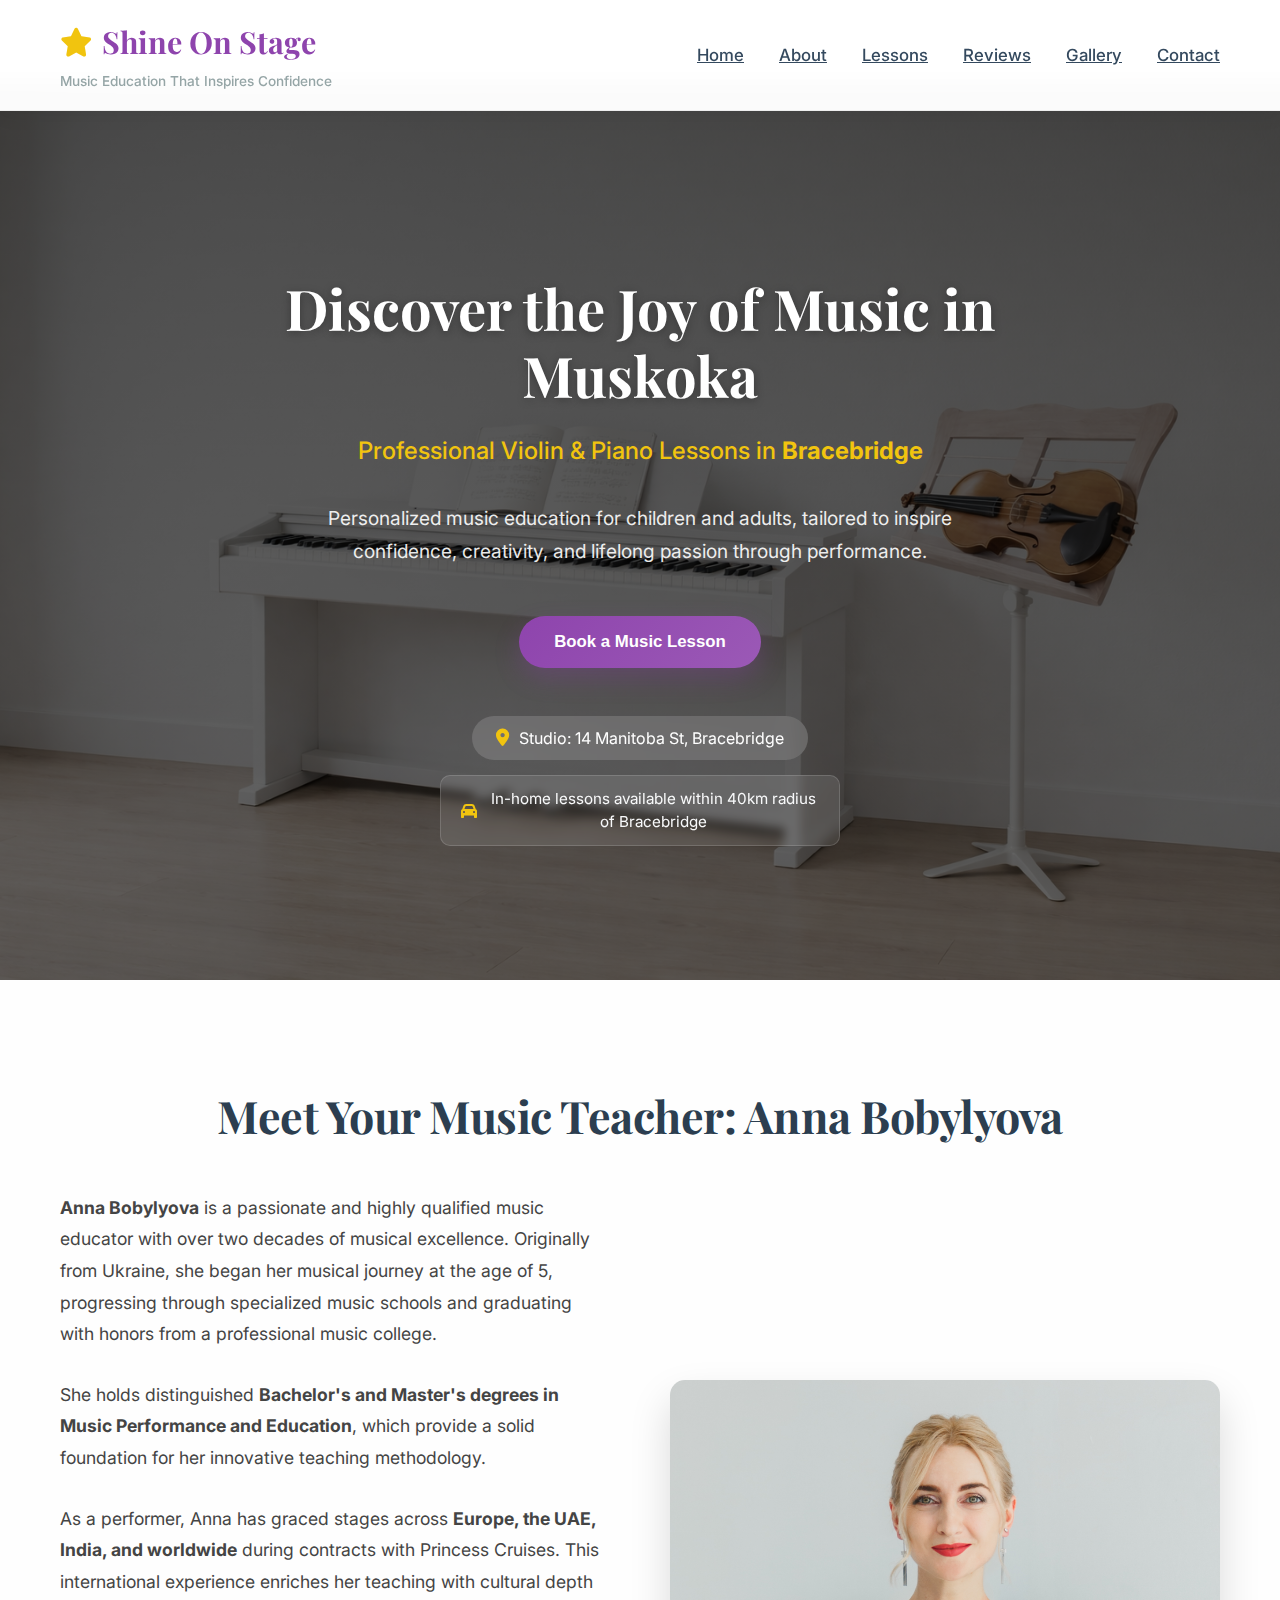
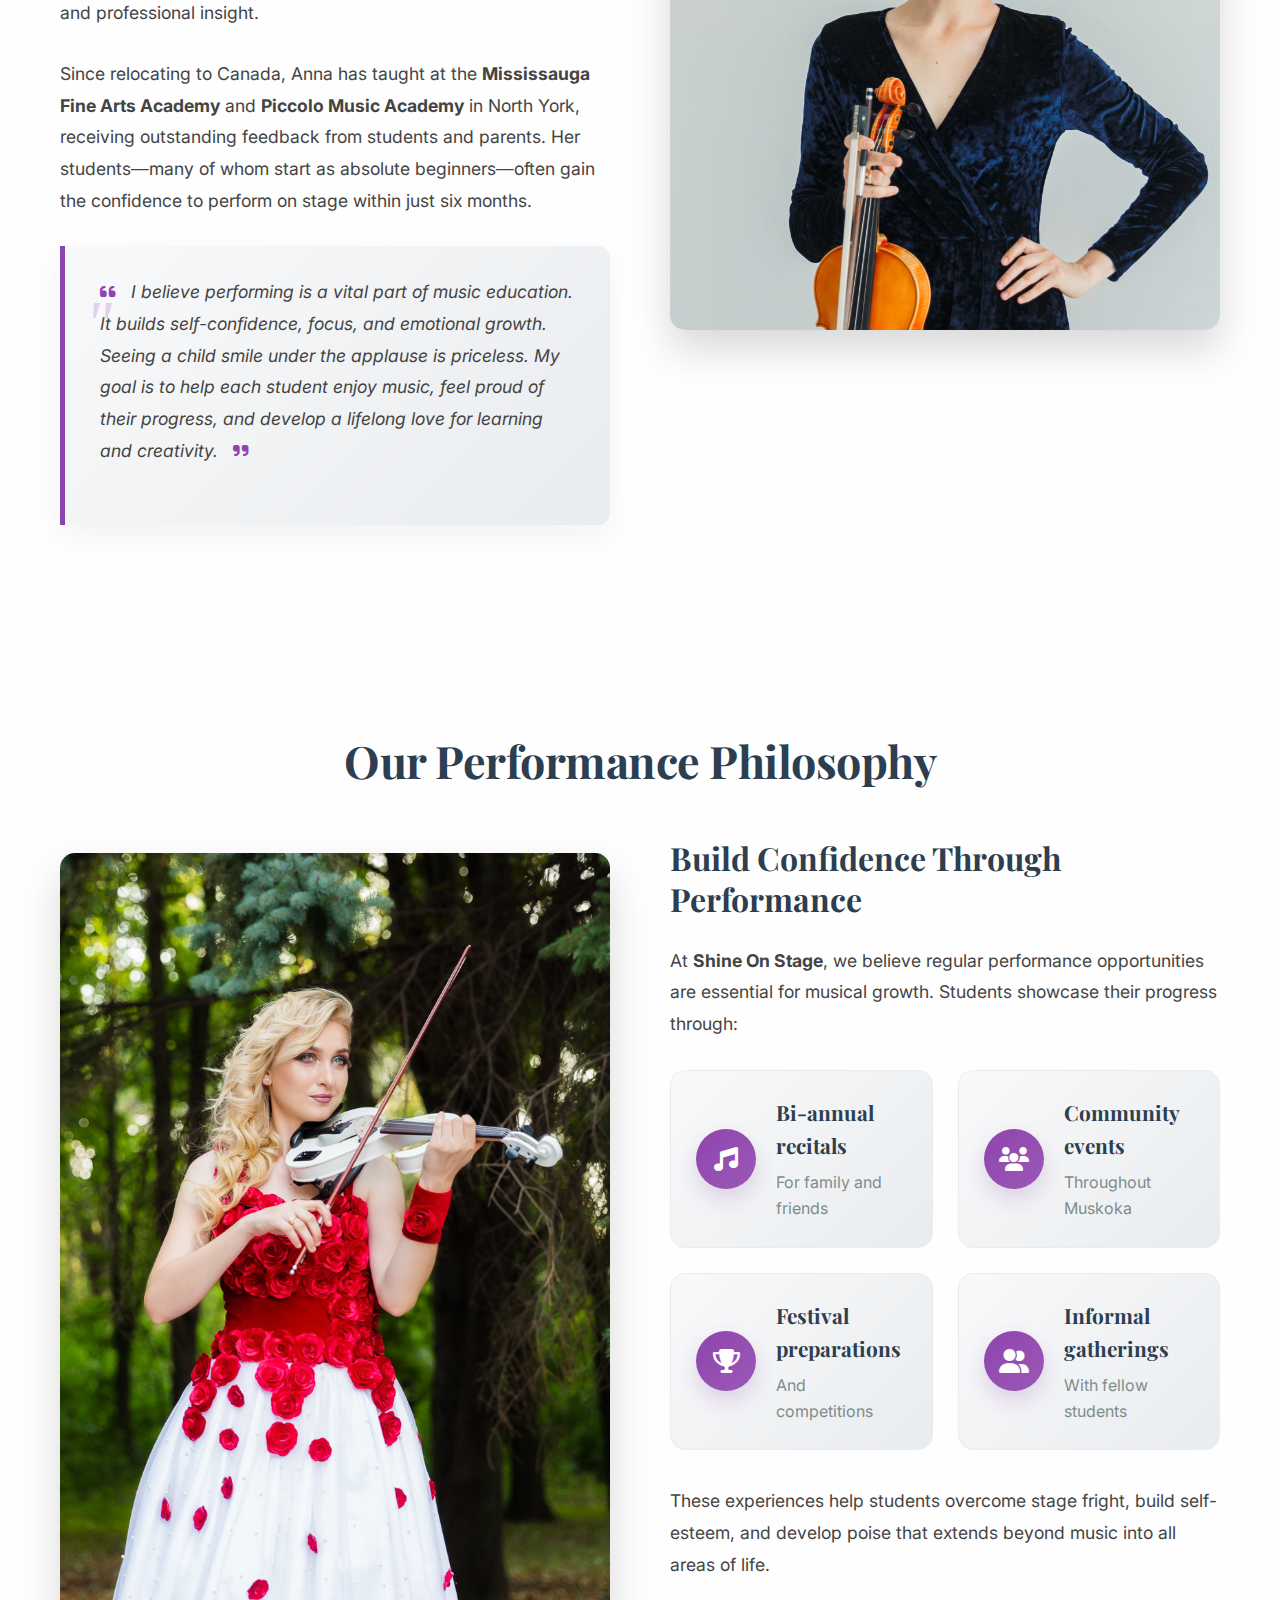
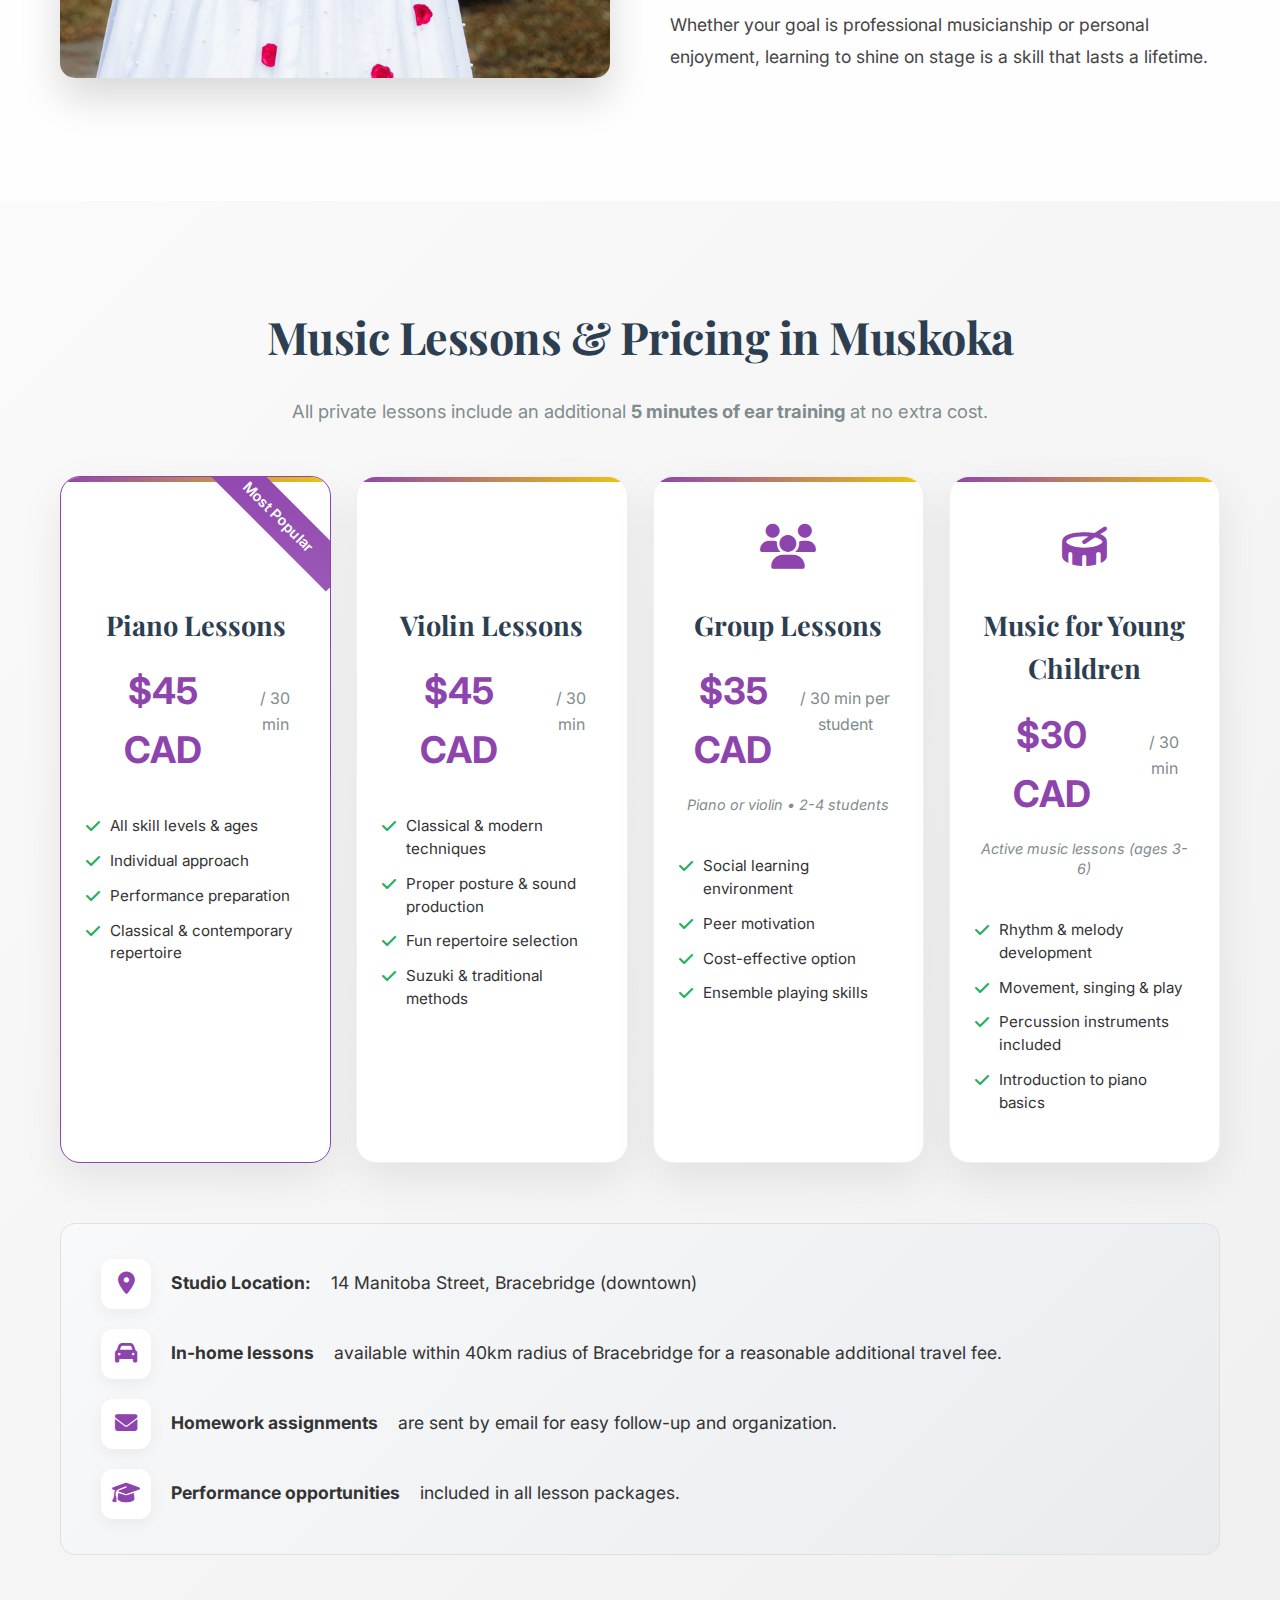
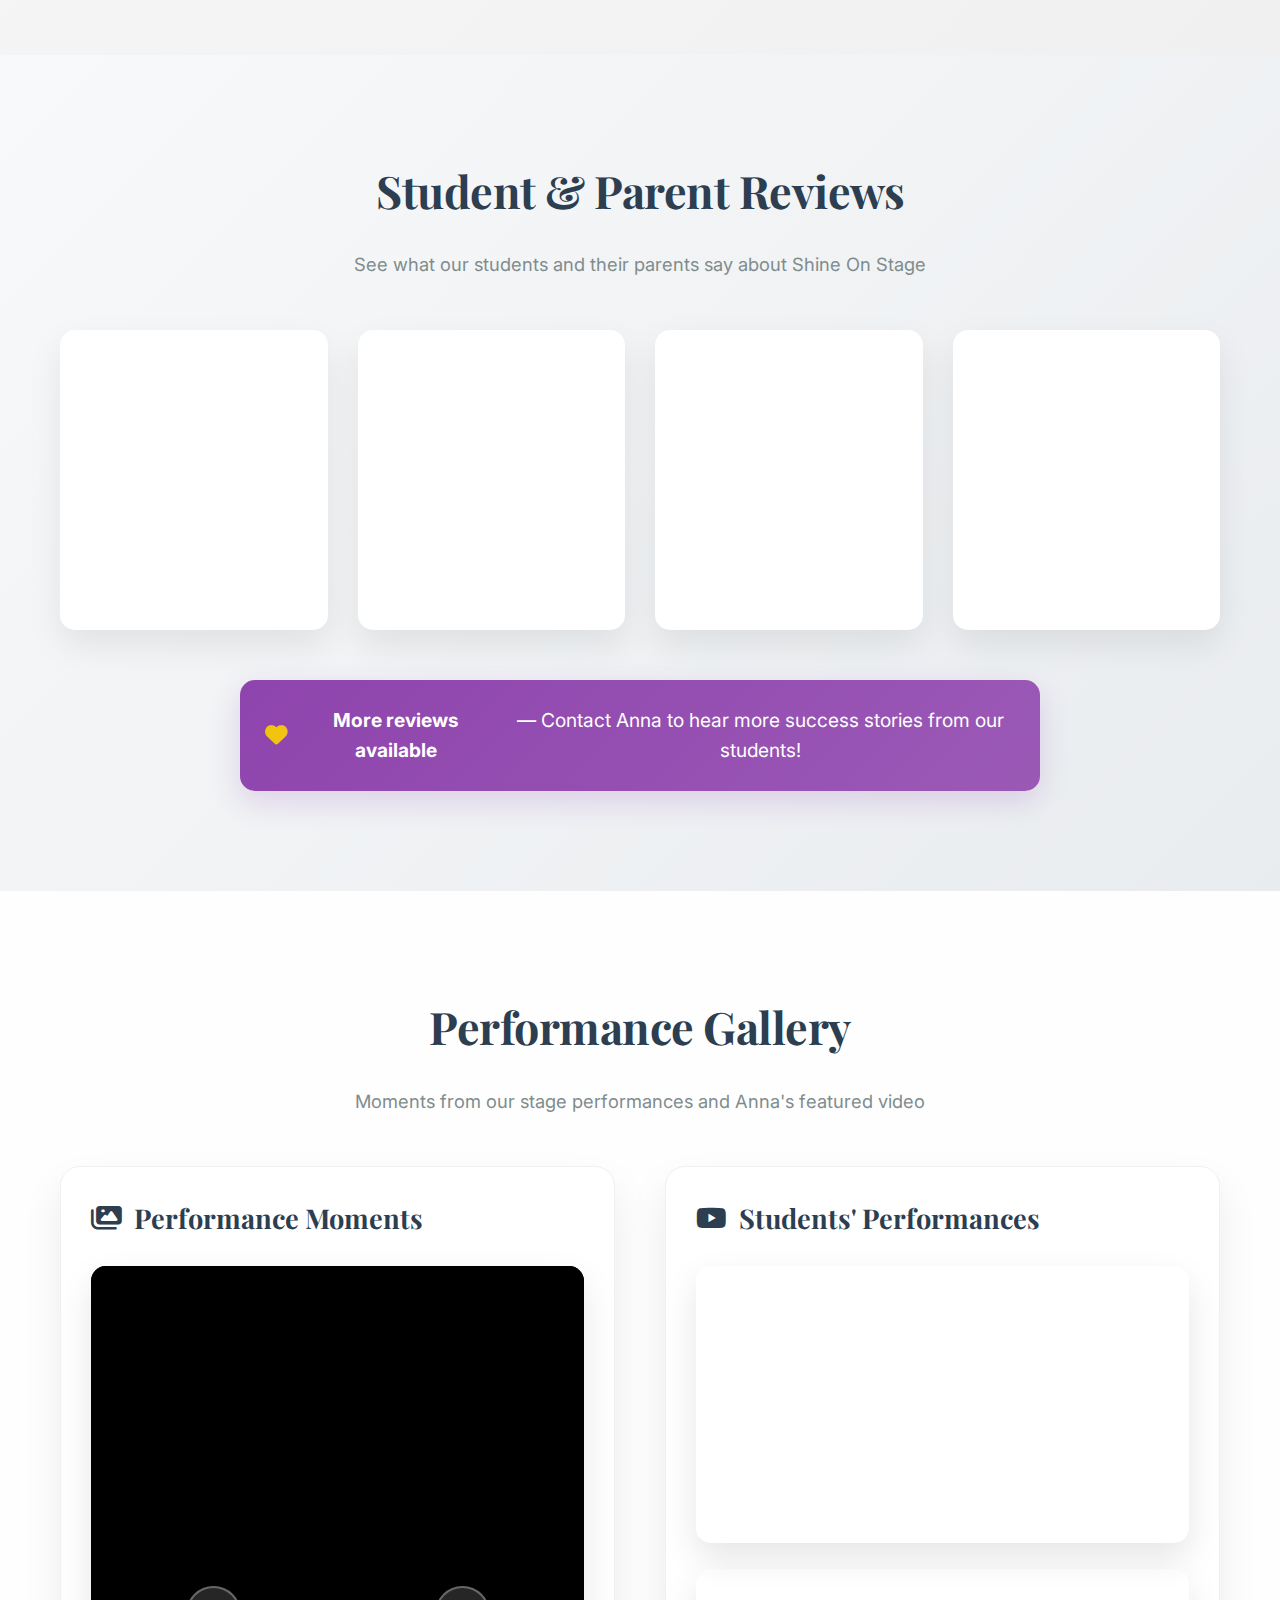
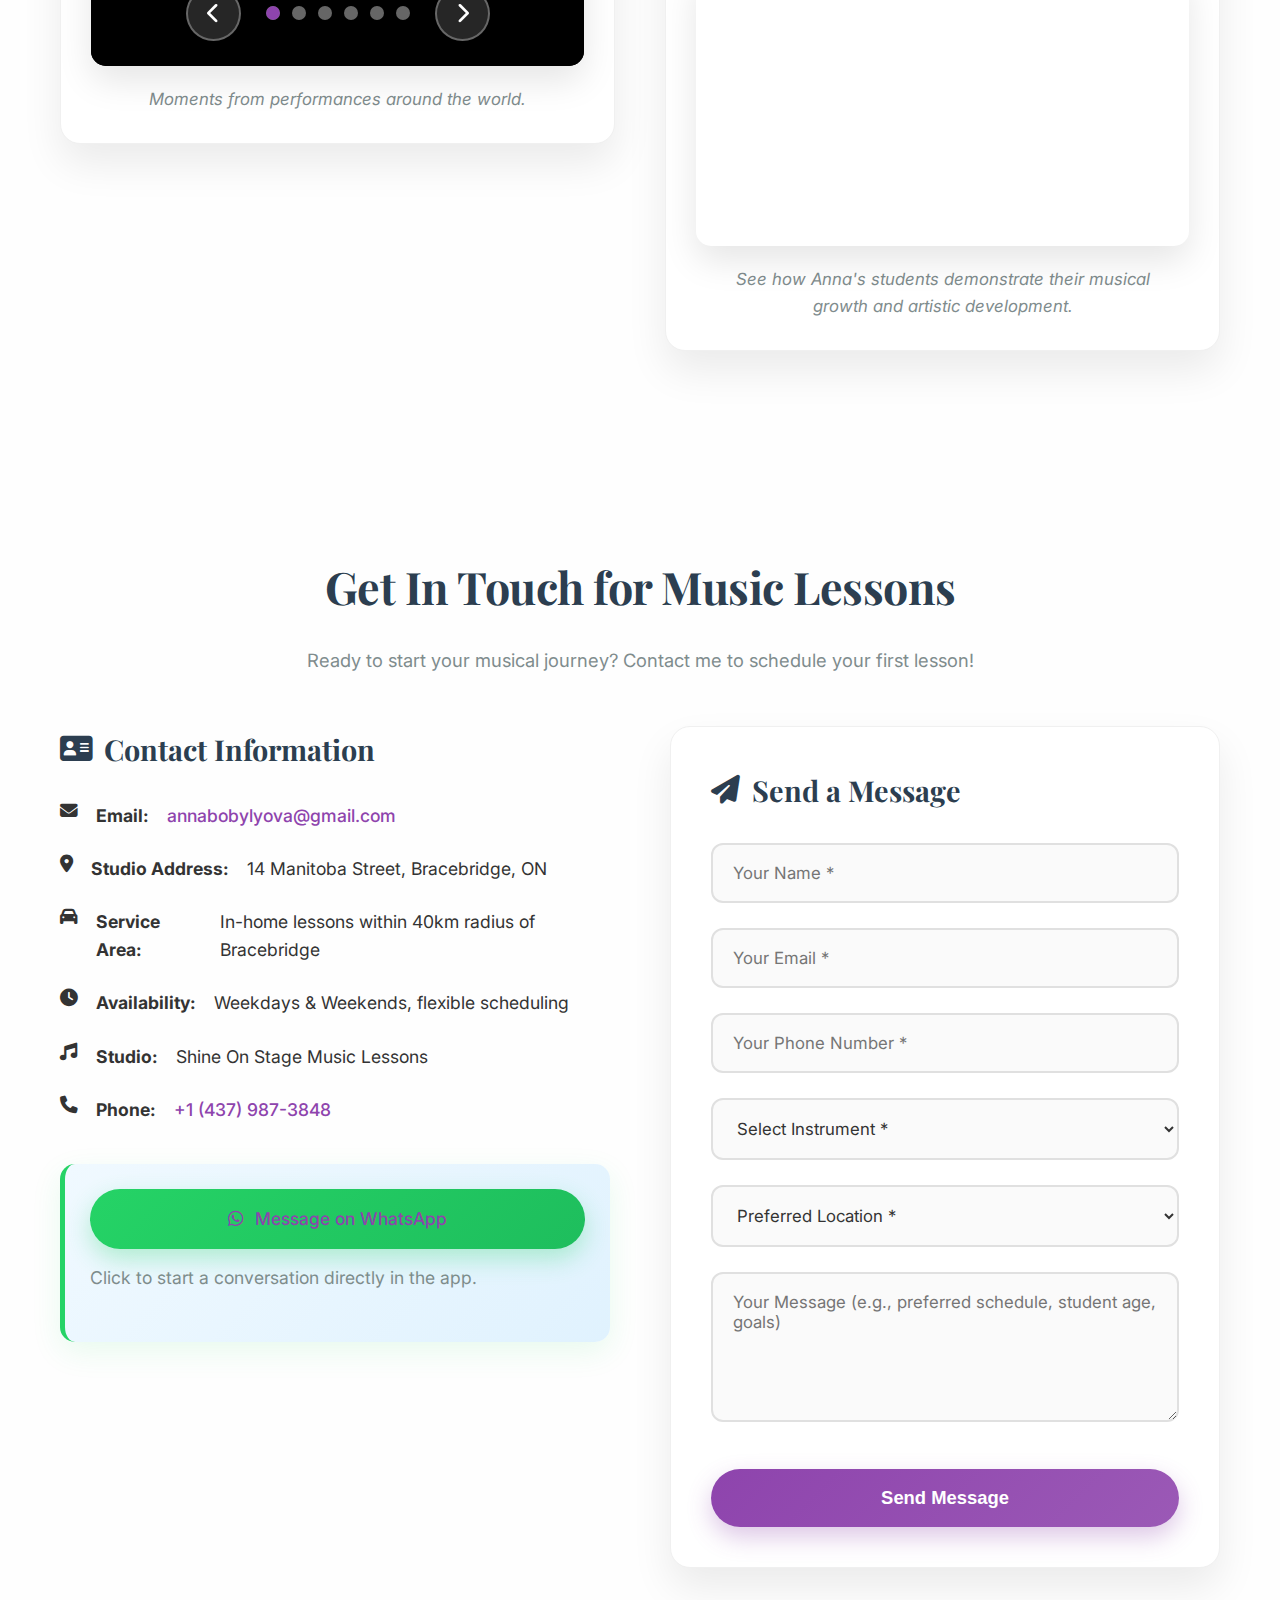
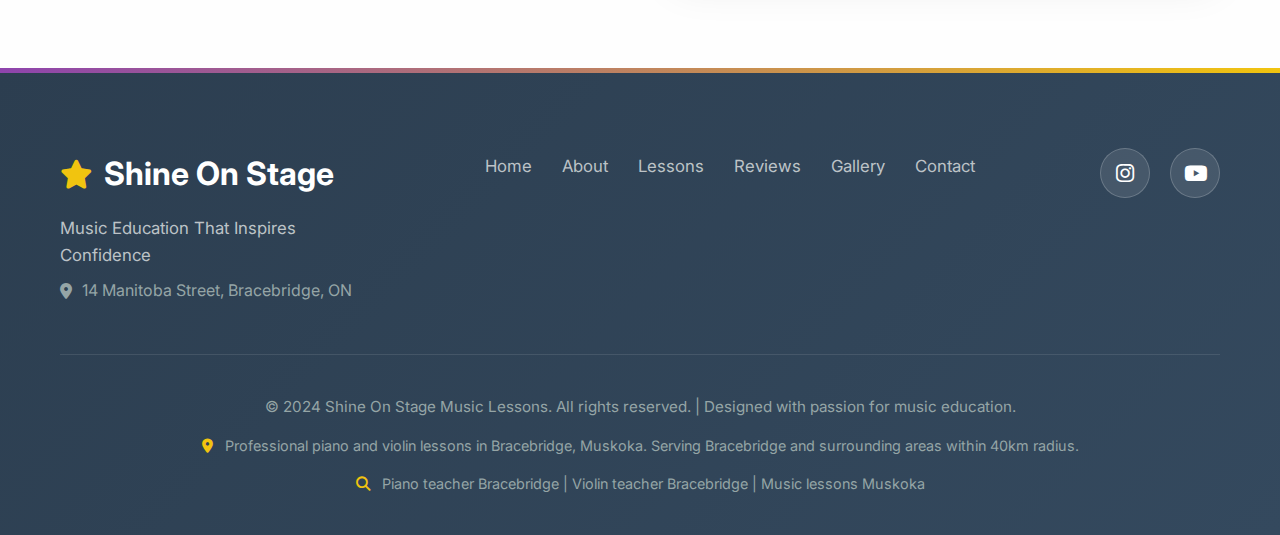
<file: index.html>
<!DOCTYPE html>
<html lang="en">
<head>
    <meta charset="UTF-8">
    <meta name="viewport" content="width=device-width, initial-scale=1.0">
    
    <!-- SEO Meta Tags -->
    <title>Music Lessons in Muskoka | Violin & Piano with Anna Bobylyova | Shine On Stage</title>
    <meta name="description" content="Professional music lessons in Bracebridge, Muskoka. Piano & violin for all ages. Performance-focused teaching. Book your first lesson today!">
    <meta name="keywords" content="music lessons, piano lessons, violin lessons, piano teacher, violin teacher, Muskoka, Bracebridge, music teacher, children music lessons, Anna Bobylyova">
    <meta name="author" content="Anna Bobylyova">
    <meta name="geo.region" content="CA-ON">
    <meta name="geo.placename" content="Bracebridge, Muskoka">
    <meta name="google-site-verification" content="kPygVqrV1t5fHJ5fU1sTis5h8q_-UNFlVyxQKCt4poE" />
    <meta name="geo.position" content="45.033409;-79.315456">
    <meta name="ICBM" content="45.033409, -79.315456">
    <link rel="canonical" href="https://shineonstage.ca/">
    
    <!-- Критически важные robots теги -->
    <meta name="robots" content="index, follow">
    <meta name="googlebot" content="index, follow, max-snippet:-1, max-image-preview:large, max-video-preview:-1">
    <meta name="bingbot" content="index, follow">
    
    <!-- Open Graph для социальных сетей -->
    <meta property="og:type" content="website">
    <meta property="og:url" content="https://shineonstage.ca">
    <meta property="og:title" content="Music Lessons in Muskoka | Violin & Piano with Anna Bobylyova">
    <meta property="og:description" content="Professional music lessons in Bracebridge, Muskoka. Piano & violin for all ages.">
    <meta property="og:image" content="https://shineonstage.ca/main.JPG">
    <meta property="og:image:width" content="1200">
    <meta property="og:image:height" content="630">
    <meta property="og:site_name" content="Shine On Stage Music Lessons">
    
    <!-- Twitter Card -->
    <meta name="twitter:card" content="summary_large_image">
    <meta name="twitter:title" content="Music Lessons in Muskoka">
    <meta name="twitter:description" content="Professional music lessons in Bracebridge, Muskoka">
    <meta name="twitter:image" content="https://shineonstage.ca/main.JPG">
    
    <!-- Structured Data - ИСПРАВЛЕННАЯ ВЕРСИЯ -->
    <script type="application/ld+json">
    {
        "@context": "https://schema.org",
        "@type": "MusicSchool",
        "name": "Shine On Stage | Professional Music Lessons in Muskoka",
        "description": "Violin and piano lessons with Anna Bobylyova in Bracebridge, Muskoka. Professional music education for all ages.",
        "url": "https://shineonstage.ca/",
        "logo": "https://img.icons8.com/color/48/000000/music-notes.png",
        "address": {
            "@type": "PostalAddress",
            "streetAddress": "14 Manitoba Street",
            "addressLocality": "Bracebridge",
            "addressRegion": "ON",
            "postalCode": "P1L 2B8",
            "addressCountry": "Canada"
        },
        "image": "https://shineonstage.ca/main.JPG",
        "telephone": "+1-437-987-3848",
        "email": "annabobylyova@gmail.com",
        "priceRange": "$$",
        "openingHours": "Mo-Su 09:00-20:00",
        "founder": {
            "@type": "Person",
            "name": "Anna Bobylyova",
            "description": "Professional music educator with over two decades of experience",
            "knowsAbout": ["Violin Lessons", "Piano Lessons", "Music Education", "Music Performance"]
        },
        "areaServed": {
            "@type": "GeoCircle",
            "geoMidpoint": {
                "@type": "GeoCoordinates",
                "latitude": 45.033409,
                "longitude": -79.315456
            },
            "geoRadius": "40000"
        },
        "offers": {
            "@type": "Offer",
            "price": "45",
            "priceCurrency": "CAD",
            "availability": "https://schema.org/InStock"
        }
    }
    </script>
    
    <!-- Structured Data for Local Business -->
    <script type="application/ld+json">
    {
        "@context": "https://schema.org",
        "@type": "LocalBusiness",
        "name": "Shine On Stage Music Lessons",
        "image": "https://shineonstage.ca/main.JPG",
        "description": "Professional violin and piano lessons in Bracebridge, Muskoka",
        "address": {
            "@type": "PostalAddress",
            "streetAddress": "14 Manitoba Street",
            "addressLocality": "Bracebridge",
            "addressRegion": "ON",
            "postalCode": "P1L 2B8",
            "addressCountry": "CA"
        },
        "geo": {
            "@type": "GeoCoordinates",
            "latitude": 45.033409,
            "longitude": -79.315456
        },
        "url": "https://shineonstage.ca/",
        "telephone": "+14379873848",
        "priceRange": "$$",
        "openingHoursSpecification": [
            {
                "@type": "OpeningHoursSpecification",
                "dayOfWeek": [
                    "Monday",
                    "Tuesday",
                    "Wednesday",
                    "Thursday",
                    "Friday",
                    "Saturday",
                    "Sunday"
                ],
                "opens": "09:00",
                "closes": "20:00"
            }
        ]
    }
    </script>
    
    <!-- External Resources -->
    <link rel="stylesheet" href="https://cdnjs.cloudflare.com/ajax/libs/font-awesome/6.4.0/css/all.min.css">
    <link rel="stylesheet" href="https://cdn.jsdelivr.net/npm/swiper@9/swiper-bundle.min.css">
    <link rel="stylesheet" href="style.css">
    <link rel="preconnect" href="https://fonts.googleapis.com">
    <link rel="preconnect" href="https://fonts.gstatic.com" crossorigin>
    <link href="https://fonts.googleapis.com/css2?family=Playfair+Display:wght@400;500;600;700&family=Inter:wght@300;400;500;600&display=swap" rel="stylesheet">
    <link rel="icon" type="image/x-icon" href="https://img.icons8.com/color/48/000000/music-notes.png">
</head>
<body>
    <!-- Header & Navigation -->
    <header class="header">
        <div class="container">
            <div class="logo">
                <h1><i class="fas fa-star"></i> Shine On Stage</h1>
                <p class="tagline">Music Education That Inspires Confidence</p>
            </div>
            <nav class="navbar">
                <a href="#home" title="Home">Home</a>
                <a href="#about" title="About Anna">About</a>
                <a href="#lessons" title="Music Lessons">Lessons</a>
                <a href="#reviews" title="Student Reviews">Reviews</a>
                <a href="#gallery" title="Performance Gallery">Gallery</a>
                <a href="#contact" title="Contact Us">Contact</a>
            </nav>
            <button class="menu-toggle" id="menuToggle" aria-label="Toggle menu">
                <i class="fas fa-bars"></i>
            </button>
        </div>
    </header>

    <!-- Hero Section - FIXED FOR MOBILE -->
    <section class="hero" id="home">
        <!-- Фоновое изображение как элемент img для лучшей поддержки на мобильных -->
        <img src="back.jpg" alt="Music lessons background in Bracebridge, Muskoka" class="hero-bg-img" loading="eager">
        <div class="hero-overlay"></div>
        <div class="container">
            <div class="hero-content">
                <h1>Discover the Joy of Music in Muskoka</h1>
                <p class="subtitle">Professional Violin & Piano Lessons in <strong>Bracebridge</strong></p>
                <p class="hero-text">Personalized music education for children and adults, tailored to inspire confidence, creativity, and lifelong passion through performance.</p>
                <div class="cta-buttons">
                    <button class="btn btn-primary" id="bookLessonBtn">Book a Music Lesson</button>
                </div>
                <div class="location-badges">
                    <button class="badge location-btn" id="bracebridgeMap" aria-label="Open studio location in Google Maps">
                        <i class="fas fa-map-marker-alt"></i> Studio: 14 Manitoba St, Bracebridge
                    </button>
                    <p class="mobile-lessons-note">
                        <i class="fas fa-car"></i> In-home lessons available within 40km radius of Bracebridge
                    </p>
                </div>
            </div>
        </div>
    </section>

    <!-- About Section -->
    <section class="section about" id="about">
        <div class="container">
            <h2 class="section-title">Meet Your Music Teacher: Anna Bobylyova</h2>
            <div class="about-content">
                <div class="about-text">
                    <p><strong>Anna Bobylyova</strong> is a passionate and highly qualified music educator with over two decades of musical excellence. Originally from Ukraine, she began her musical journey at the age of 5, progressing through specialized music schools and graduating with honors from a professional music college.</p>
                    <p>She holds distinguished <strong>Bachelor's and Master's degrees in Music Performance and Education</strong>, which provide a solid foundation for her innovative teaching methodology.</p>
                    <p>As a performer, Anna has graced stages across <strong>Europe, the UAE, India, and worldwide</strong> during contracts with Princess Cruises. This international experience enriches her teaching with cultural depth and professional insight.</p>
                    <p>Since relocating to Canada, Anna has taught at the <strong>Mississauga Fine Arts Academy</strong> and <strong>Piccolo Music Academy</strong> in North York, receiving outstanding feedback from students and parents. Her students—many of whom start as absolute beginners—often gain the confidence to perform on stage within just six months.</p>
                    <div class="quote">
                        <p><i class="fas fa-quote-left"></i> I believe performing is a vital part of music education. It builds self-confidence, focus, and emotional growth. Seeing a child smile under the applause is priceless. My goal is to help each student enjoy music, feel proud of their progress, and develop a lifelong love for learning and creativity. <i class="fas fa-quote-right"></i></p>
                    </div>
                </div>
                <div class="about-image">
                    <img src="main.JPG" alt="Anna Bobylyova teaching violin lessons in Muskoka" width="600" height="400" loading="lazy">
                </div>
            </div>
        </div>
    </section>

    <!-- Performance Section -->
    <section class="section performance">
        <div class="container">
            <h2 class="section-title">Our Performance Philosophy</h2>
            <div class="performance-content">
                <div class="performance-image">
                    <img src="gallery1.JPEG" alt="Student performing on stage at Muskoka music recital" loading="lazy" width="600" height="400">
                </div>
                <div class="performance-text">
                    <h3>Build Confidence Through Performance</h3>
                    <p>At <strong>Shine On Stage</strong>, we believe regular performance opportunities are essential for musical growth. Students showcase their progress through:</p>
                    
                    <!-- Improved layout for mobile -->
                    <div class="performance-features">
                        <div class="feature-item">
                            <div class="feature-icon">
                                <i class="fas fa-music"></i>
                            </div>
                            <div class="feature-content">
                                <h4>Bi-annual recitals</h4>
                                <p>For family and friends</p>
                            </div>
                        </div>
                        
                        <div class="feature-item">
                            <div class="feature-icon">
                                <i class="fas fa-users"></i>
                            </div>
                            <div class="feature-content">
                                <h4>Community events</h4>
                                <p>Throughout Muskoka</p>
                            </div>
                        </div>
                        
                        <div class="feature-item">
                            <div class="feature-icon">
                                <i class="fas fa-trophy"></i>
                            </div>
                            <div class="feature-content">
                                <h4>Festival preparations</h4>
                                <p>And competitions</p>
                            </div>
                        </div>
                        
                        <div class="feature-item">
                            <div class="feature-icon">
                                <i class="fas fa-user-friends"></i>
                            </div>
                            <div class="feature-content">
                                <h4>Informal gatherings</h4>
                                <p>With fellow students</p>
                            </div>
                        </div>
                    </div>
                    
                    <p>These experiences help students overcome stage fright, build self-esteem, and develop poise that extends beyond music into all areas of life.</p>
                    <p>Whether your goal is professional musicianship or personal enjoyment, learning to shine on stage is a skill that lasts a lifetime.</p>
                </div>
            </div>
        </div>
    </section>

    <!-- Lessons & Pricing -->
    <section class="section lessons" id="lessons">
        <div class="container">
            <h2 class="section-title">Music Lessons & Pricing in Muskoka</h2>
            <p class="section-subtitle">All private lessons include an additional <strong>5 minutes of ear training</strong> at no extra cost.</p>
            <div class="pricing-cards">
                <div class="card featured">
                    <div class="card-icon">
                        <i class="fas fa-piano"></i>
                    </div>
                    <h3>Piano Lessons</h3>
                    <p class="price">$45 CAD <span>/ 30 min</span></p>
                    <ul>
                        <li><i class="fas fa-check"></i> All skill levels & ages</li>
                        <li><i class="fas fa-check"></i> Individual approach</li>
                        <li><i class="fas fa-check"></i> Performance preparation</li>
                        <li><i class="fas fa-check"></i> Classical & contemporary repertoire</li>
                    </ul>
                </div>
                <div class="card">
                    <div class="card-icon">
                        <i class="fas fa-violin"></i>
                    </div>
                    <h3>Violin Lessons</h3>
                    <p class="price">$45 CAD <span>/ 30 min</span></p>
                    <ul>
                        <li><i class="fas fa-check"></i> Classical & modern techniques</li>
                        <li><i class="fas fa-check"></i> Proper posture & sound production</li>
                        <li><i class="fas fa-check"></i> Fun repertoire selection</li>
                        <li><i class="fas fa-check"></i> Suzuki & traditional methods</li>
                    </ul>
                </div>
                <div class="card">
                    <div class="card-icon">
                        <i class="fas fa-users"></i>
                    </div>
                    <h3>Group Lessons</h3>
                    <p class="price">$35 CAD <span>/ 30 min per student</span></p>
                    <p class="card-note">Piano or violin • 2-4 students</p>
                    <ul>
                        <li><i class="fas fa-check"></i> Social learning environment</li>
                        <li><i class="fas fa-check"></i> Peer motivation</li>
                        <li><i class="fas fa-check"></i> Cost-effective option</li>
                        <li><i class="fas fa-check"></i> Ensemble playing skills</li>
                    </ul>
                </div>
                <div class="card">
                    <div class="card-icon">
                        <i class="fas fa-drum"></i>
                    </div>
                    <h3>Music for Young Children</h3>
                    <p class="price">$30 CAD <span>/ 30 min</span></p>
                    <p class="card-note">Active music lessons (ages 3-6)</p>
                    <ul>
                        <li><i class="fas fa-check"></i> Rhythm & melody development</li>
                        <li><i class="fas fa-check"></i> Movement, singing & play</li>
                        <li><i class="fas fa-check"></i> Percussion instruments included</li>
                        <li><i class="fas fa-check"></i> Introduction to piano basics</li>
                    </ul>
                </div>
            </div>
            <div class="additional-info">
                <p><i class="fas fa-map-marker-alt"></i> <strong>Studio Location:</strong> 14 Manitoba Street, Bracebridge (downtown)</p>
                <p><i class="fas fa-car"></i> <strong>In-home lessons</strong> available within 40km radius of Bracebridge for a reasonable additional travel fee.</p>
                <p><i class="fas fa-envelope"></i> <strong>Homework assignments</strong> are sent by email for easy follow-up and organization.</p>
                <p><i class="fas fa-graduation-cap"></i> <strong>Performance opportunities</strong> included in all lesson packages.</p>
            </div>
        </div>
    </section>

    <!-- Reviews Section -->
    <section class="section reviews" id="reviews">
        <div class="container">
            <h2 class="section-title">Student & Parent Reviews</h2>
            <p class="section-subtitle">See what our students and their parents say about Shine On Stage</p>
            
            <div class="reviews-grid">
                <div class="review-item" itemscope itemtype="https://schema.org/Review">
                    <div class="review-image">
                        <img src="review1.jpg" alt="Review from parent of piano student" loading="lazy" width="400" height="300">
                    </div>
                </div>
                <div class="review-item" itemscope itemtype="https://schema.org/Review">
                    <div class="review-image">
                        <img src="review2.jpg" alt="Review from student about violin lessons" loading="lazy" width="400" height="300">
                    </div>
                </div>
                <div class="review-item" itemscope itemtype="https://schema.org/Review">
                    <div class="review-image">
                        <img src="review3.jpg" alt="Positive feedback about piano lessons" loading="lazy" width="400" height="300">
                    </div>
                </div>
                <div class="review-item" itemscope itemtype="https://schema.org/Review">
                    <div class="review-image">
                        <img src="review4.jpg" alt="Testimonial about music education" loading="lazy" width="400" height="300">
                    </div>
                </div>
            </div>
            
            <div class="reviews-note">
                <p><i class="fas fa-heart"></i> <strong>More reviews available</strong> — Contact Anna to hear more success stories from our students!</p>
            </div>
        </div>
    </section>

    <!-- Gallery Section -->
    <section class="section gallery" id="gallery">
        <div class="container">
            <h2 class="section-title">Performance Gallery</h2>
            <p class="section-subtitle">Moments from our stage performances and Anna's featured video</p>
            
            <div class="gallery-columns">
                <!-- Photo Slider (Left Column) -->
                <div class="gallery-column">
                    <div class="slider-container">
                        <h3><i class="fas fa-images"></i> Performance Moments</h3>
                        <div class="simple-slider-container">
                            <div class="simple-slider" id="simpleSlider">
                                <div class="slide active">
                                    <img src="gallery.JPEG" alt="Music teaching studio in Bracebridge" loading="lazy" width="600" height="400">
                                </div>
                                <div class="slide">
                                    <img src="gallery2.JPEG" alt="Student receiving applause at recital" loading="lazy" width="600" height="400">
                                </div>
                                <div class="slide">
                                    <img src="gallery3.JPEG" alt="Stage performance at music festival" loading="lazy" width="600" height="400">
                                </div>
                                <div class="slide">
                                    <img src="ga1.jpg" alt="Piano performance in Bracebridge" loading="lazy" width="600" height="400">
                                </div>
                                <div class="slide">
                                    <img src="ga2.jpg" alt="Violin performance in Muskoka" loading="lazy" width="600" height="400">
                                </div>
                                <div class="slide">
                                    <img src="ga3.jpg" alt="Piano recital in Muskoka" loading="lazy" width="600" height="400">
                                </div>
                            </div>
                            <div class="slider-controls">
                                <button class="slider-prev" aria-label="Previous slide">
                                    <i class="fas fa-chevron-left"></i>
                                </button>
                                <div class="slider-dots">
                                    <span class="dot active" data-slide="0"></span>
                                    <span class="dot" data-slide="1"></span>
                                    <span class="dot" data-slide="2"></span>
                                    <span class="dot" data-slide="3"></span>
                                    <span class="dot" data-slide="4"></span>
                                    <span class="dot" data-slide="5"></span>
                                </div>
                                <button class="slider-next" aria-label="Next slide">
                                    <i class="fas fa-chevron-right"></i>
                                </button>
                            </div>
                        </div>
                        <p class="slider-caption">Moments from performances around the world.</p>
                    </div>
                </div>
                
                <!-- YouTube Video (Right Column) -->
                <div class="gallery-column">
                    <div class="video-container">
                        <h3><i class="fab fa-youtube"></i> Students' Performances</h3>
                        <div class="video-wrapper">
                            <iframe width="560" height="315" src="https://www.youtube.com/embed/pqMkffZ2uqU?si=OurHUFpvg8sgQ6Ed" title="YouTube video player - Piano student performance" frameborder="0" allow="accelerometer; autoplay; clipboard-write; encrypted-media; gyroscope; picture-in-picture; web-share" referrerpolicy="strict-origin-when-cross-origin" allowfullscreen></iframe>
                        </div> <br>
                        <div class="video-wrapper">
                            <iframe width="560" height="315" src="https://www.youtube.com/embed/WvDV6-mGYcg?si=02NGbIMUr3hLAwEf" title="YouTube video player - Violin student performance" frameborder="0" allow="accelerometer; autoplay; clipboard-write; encrypted-media; gyroscope; picture-in-picture; web-share" referrerpolicy="strict-origin-when-cross-origin" allowfullscreen></iframe>
                        </div>
                        <p class="video-caption">See how Anna's students demonstrate their musical growth and artistic development.</p>
                    </div>
                </div>
            </div>
        </div>
    </section>

    <!-- Contact Section - Добавил id="contact-info" -->
    <section class="section contact" id="contact" id="contact-info">
        <div class="container">
            <h2 class="section-title">Get In Touch for Music Lessons</h2>
            <p class="section-subtitle">Ready to start your musical journey? Contact me to schedule your first lesson!</p>
            <div class="contact-wrapper">
                <div class="contact-info">
                    <h3><i class="fas fa-address-card"></i> Contact Information</h3>
                    <p><i class="fas fa-envelope"></i> <strong>Email:</strong> <a href="mailto:annabobylyova@gmail.com">annabobylyova@gmail.com</a></p>
                    <p><i class="fas fa-map-marker-alt"></i> <strong>Studio Address:</strong> 14 Manitoba Street, Bracebridge, ON</p>
                    <p><i class="fas fa-car"></i> <strong>Service Area:</strong> In-home lessons within 40km radius of Bracebridge</p>
                    <p><i class="fas fa-clock"></i> <strong>Availability:</strong> Weekdays & Weekends, flexible scheduling</p>
                    <p><i class="fas fa-music"></i> <strong>Studio:</strong> Shine On Stage Music Lessons</p>
                    <p><i class="fas fa-phone"></i> <strong>Phone:</strong> <a href="tel:+14379873848">+1 (437) 987-3848</a></p>
                    <div class="whatsapp">
                        <a href="https://wa.me/+14379873848?text=Hello%20Anna,%20I'm%20interested%20in%20music%20lessons%20at%20Shine%20On%20Stage!" class="btn-whatsapp" target="_blank">
                            <i class="fab fa-whatsapp"></i> Message on WhatsApp
                        </a>
                        <p class="small-note">Click to start a conversation directly in the app.</p>
                    </div>
                </div>
                <form class="contact-form" id="contactForm">
                    <h3><i class="fas fa-paper-plane"></i> Send a Message</h3>
                    <div class="form-group">
                        <input type="text" placeholder="Your Name *" name="name" required>
                    </div>
                    <div class="form-group">
                        <input type="email" placeholder="Your Email *" name="email" required>
                    </div>
                    <div class="form-group">
                        <input type="tel" placeholder="Your Phone Number *" name="phone" required>
                    </div>
                    <div class="form-group">
                        <select name="instrument" required>
                            <option value="" disabled selected>Select Instrument *</option>
                            <option value="piano">Piano Lessons</option>
                            <option value="violin">Violin Lessons</option>
                            <option value="group">Group Lesson</option>
                            <option value="children">Music for Young Children</option>
                        </select>
                    </div>
                    <div class="form-group">
                        <select name="location" required>
                            <option value="" disabled selected>Preferred Location *</option>
                            <option value="studio">Studio - 14 Manitoba St, Bracebridge</option>
                            <option value="in-home">In-Home Lesson (within 40km radius)</option>
                            <option value="online">Online Lesson</option>
                        </select>
                    </div>
                    <div class="form-group">
                        <textarea rows="5" placeholder="Your Message (e.g., preferred schedule, student age, goals)" name="message"></textarea>
                    </div>
                    <button type="submit" class="btn btn-primary">Send Message</button>
                </form>
            </div>
        </div>
    </section>

    <!-- Footer -->
    <footer class="footer">
        <div class="container">
            <div class="footer-content">
                <div class="footer-logo">
                    <h3><i class="fas fa-star"></i> Shine On Stage</h3>
                    <p>Music Education That Inspires Confidence</p>
                    <p class="footer-address">
                        <i class="fas fa-map-marker-alt"></i> 14 Manitoba Street, Bracebridge, ON
                    </p>
                </div>
                <div class="footer-links">
                    <a href="#home" title="Home">Home</a>
                    <a href="#about" title="About Anna">About</a>
                    <a href="#lessons" title="Music Lessons">Lessons</a>
                    <a href="#reviews" title="Student Reviews">Reviews</a>
                    <a href="#gallery" title="Performance Gallery">Gallery</a>
                    <a href="#contact" title="Contact Us">Contact</a>
                </div>
                <div class="footer-social">
                    <a href="https://www.instagram.com/shining_strings_?igsh=MWx3NmhvbHJvbm9taA==" aria-label="Instagram - Shine On Stage Music Lessons"><i class="fab fa-instagram"></i></a>
                    <a href="https://www.youtube.com/@shining_strings_violinist" aria-label="YouTube - Shine On Stage Music Lessons"><i class="fab fa-youtube"></i></a>
                </div>
            </div>
            <p class="copyright">&copy; 2024 Shine On Stage Music Lessons. All rights reserved. | Designed with passion for music education.</p>
            <p class="seo-note">
                <i class="fas fa-map-marker-alt"></i> Professional piano and violin lessons in Bracebridge, Muskoka. 
                Serving Bracebridge and surrounding areas within 40km radius.
            </p>
            <p class="seo-note">
                <i class="fas fa-search"></i> Piano teacher Bracebridge | Violin teacher Bracebridge | Music lessons Muskoka
            </p>
        </div>
    </footer>

    <!-- Scripts -->
    <script src="https://cdn.jsdelivr.net/npm/swiper@9/swiper-bundle.min.js"></script>
    <script>
        // Добавил скрипт для кнопки Book Lesson
        document.addEventListener('DOMContentLoaded', function() {
            const bookLessonBtn = document.getElementById('bookLessonBtn');
            
            if (bookLessonBtn) {
                bookLessonBtn.addEventListener('click', function() {
                    // Прокручиваем к секции с контактной информацией
                    const contactSection = document.getElementById('contact-info') || document.getElementById('contact');
                    if (contactSection) {
                        contactSection.scrollIntoView({ 
                            behavior: 'smooth',
                            block: 'start'
                        });
                    }
                });
            }
            
            // Убедимся, что элемент "skip-to-content" отсутствует
            const skipToContent = document.querySelector('a.skip-to-content');
            if (skipToContent) {
                skipToContent.remove();
            }
        });
    </script>
    <script src="script.js"></script>
</body>
</html>
</file>
<file: style.css>
/* Reset & Base Styles */

* {
    margin: 0;
    padding: 0;
    box-sizing: border-box;
}

html {
    scroll-behavior: smooth;
    font-size: 16px;
}

body {
    font-family: 'Inter', sans-serif;
    color: #333;
    line-height: 1.6;
    background-color: #fefefe;
    overflow-x: hidden;
}

.container {
    width: 100%;
    max-width: 1200px;
    margin: 0 auto;
    padding: 0 20px;
}

.section {
    padding: 100px 0;
}

.section-title {
    font-family: 'Playfair Display', serif;
    font-size: 2.8rem;
    text-align: center;
    margin-bottom: 1.5rem;
    color: #2c3e50;
    font-weight: 700;
    letter-spacing: -0.5px;
}

.section-subtitle {
    text-align: center;
    color: #7f8c8d;
    margin-bottom: 3rem;
    font-size: 1.15rem;
    max-width: 700px;
    margin-left: auto;
    margin-right: auto;
    line-height: 1.6;
}

/* Header */
.header {
    background-color: rgba(255, 255, 255, 0.98);
    box-shadow: 0 2px 20px rgba(0,0,0,0.08);
    position: fixed;
    width: 100%;
    top: 0;
    z-index: 1000;
    backdrop-filter: blur(10px);
    -webkit-backdrop-filter: blur(10px);
    border-bottom: 1px solid rgba(0, 0, 0, 0.05);
}

.header.scrolled {
    padding: 5px 0;
    box-shadow: 0 5px 25px rgba(0,0,0,0.1);
}

.header .container {
    display: flex;
    justify-content: space-between;
    align-items: center;
    padding: 18px 20px;
}

.logo {
    display: flex;
    flex-direction: column;
    align-items: flex-start;
}

.logo h1 {
    font-family: 'Playfair Display', serif;
    font-size: 1.9rem;
    color: #8e44ad;
    margin: 0;
    display: flex;
    align-items: center;
    gap: 10px;
}

.logo h1 i {
    color: #f1c40f;
    font-size: 1.8rem;
}

.tagline {
    font-size: 0.85rem;
    color: #95a5a6;
    margin-top: 4px;
    font-weight: 500;
}

.navbar {
    display: flex;
    gap: 35px;
    align-items: center;
}

.navbar a {
    color: #34495e;
    font-weight: 500;
    font-size: 1.05rem;
    position: relative;
    padding: 5px 0;
    transition: color 0.3s;
}

.navbar a:hover {
    color: #8e44ad;
}

.navbar a::after {
    content: '';
    position: absolute;
    bottom: 0;
    left: 0;
    width: 0;
    height: 2px;
    background: linear-gradient(90deg, #8e44ad, #f1c40f);
    transition: width 0.3s ease;
}

.navbar a:hover::after {
    width: 100%;
}

.menu-toggle {
    display: none;
    background: none;
    border: none;
    font-size: 1.6rem;
    color: #2c3e50;
    cursor: pointer;
    z-index: 1001;
    padding: 8px;
    border-radius: 8px;
    transition: background-color 0.3s;
}

.menu-toggle:hover {
    background-color: #f8f9fa;
}

/* ============================================
   HERO SECTION - COMPLETELY REWORKED FOR MOBILE
   ============================================ */
.hero {
    position: relative;
    color: white;
    padding: 180px 0 120px;
    text-align: center;
    margin-top: 80px;
    min-height: 100vh;
    display: flex;
    align-items: center;
    overflow: hidden;
}

/* Основное фоновое изображение как элемент img */
.hero-bg-img {
    position: absolute;
    top: 0;
    left: 0;
    width: 100%;
    height: 100%;
    object-fit: cover;
    object-position: center center;
    z-index: -2;
}

/* Наложение поверх изображения */
.hero-overlay {
    position: absolute;
    top: 0;
    left: 0;
    width: 100%;
    height: 100%;
    background: linear-gradient(rgba(0,0,0,0.7), rgba(0,0,0,0.6));
    z-index: -1;
}

.hero-content {
    max-width: 800px;
    margin: 0 auto;
    position: relative;
    z-index: 2;
    padding: 0 20px;
    width: 100%;
}

.hero h1 {
    font-family: 'Playfair Display', serif;
    font-size: 3.5rem;
    margin-bottom: 1.5rem;
    color: white;
    text-shadow: 0 2px 10px rgba(0,0,0,0.3);
    line-height: 1.2;
}

.subtitle {
    font-size: 1.5rem;
    margin-bottom: 2rem;
    color: #f1c40f;
    font-weight: 500;
}

.hero-text {
    font-size: 1.2rem;
    margin-bottom: 3rem;
    opacity: 0.9;
    max-width: 700px;
    margin-left: auto;
    margin-right: auto;
    line-height: 1.7;
}

.cta-buttons {
    display: flex;
    gap: 20px;
    justify-content: center;
    margin-bottom: 3rem;
    flex-wrap: wrap;
}

.btn {
    padding: 16px 35px;
    border-radius: 50px;
    font-weight: 600;
    display: inline-flex;
    align-items: center;
    justify-content: center;
    gap: 10px;
    transition: all 0.3s cubic-bezier(0.4, 0, 0.2, 1);
    border: none;
    font-size: 1.05rem;
    cursor: pointer;
    position: relative;
    overflow: hidden;
}

.btn-primary {
    background: linear-gradient(135deg, #8e44ad 0%, #9b59b6 100%);
    color: white;
    box-shadow: 0 10px 25px rgba(142, 68, 173, 0.3);
}

.btn-primary:hover {
    transform: translateY(-5px);
    box-shadow: 0 15px 35px rgba(142, 68, 173, 0.4);
}

.btn-secondary {
    background-color: transparent;
    color: white;
    border: 2px solid rgba(255, 255, 255, 0.8);
    backdrop-filter: blur(10px);
}

.btn-secondary:hover {
    background-color: white;
    color: #2c3e50;
    transform: translateY(-5px);
    box-shadow: 0 15px 35px rgba(255, 255, 255, 0.2);
}

.location-badges {
    display: flex;
    flex-direction: column;
    gap: 15px;
    align-items: center;
    margin-top: 2rem;
}

.badge {
    background: rgba(255, 255, 255, 0.15);
    padding: 12px 24px;
    border-radius: 30px;
    font-size: 1rem;
    display: flex;
    align-items: center;
    gap: 10px;
    backdrop-filter: blur(10px);
    border: 1px solid rgba(255, 255, 255, 0.2);
    transition: all 0.3s ease;
    cursor: pointer;
    border: none;
    color: white;
    font-family: 'Inter', sans-serif;
    max-width: 400px;
    justify-content: center;
}

.badge:hover {
    background: rgba(255, 255, 255, 0.25);
    transform: translateY(-3px);
    box-shadow: 0 10px 20px rgba(0, 0, 0, 0.2);
}

.badge i {
    color: #f1c40f;
    font-size: 1.1rem;
}

.mobile-lessons-note {
    background: rgba(255, 255, 255, 0.1);
    padding: 12px 20px;
    border-radius: 10px;
    font-size: 0.95rem;
    color: #f8f9fa;
    max-width: 400px;
    text-align: center;
    backdrop-filter: blur(5px);
    border: 1px solid rgba(255, 255, 255, 0.15);
    line-height: 1.5;
    display: flex;
    align-items: center;
    justify-content: center;
    gap: 10px;
}

.mobile-lessons-note i {
    color: #f1c40f;
    font-size: 1rem;
}

/* About Section */
.about-content {
    display: grid;
    grid-template-columns: 1fr 1fr;
    gap: 60px;
    align-items: center;
    margin-top: 40px;
}

.about-text p {
    font-size: 1.1rem;
    color: #444;
    line-height: 1.8;
    margin-bottom: 1.8rem;
}

.quote {
    background: linear-gradient(135deg, #f8f9fa 0%, #e9ecef 100%);
    padding: 30px 35px;
    border-left: 5px solid #8e44ad;
    margin-top: 30px;
    border-radius: 0 12px 12px 0;
    font-style: italic;
    color: #555;
    line-height: 1.8;
    position: relative;
    box-shadow: 0 10px 30px rgba(0,0,0,0.05);
}

.quote::before {
    content: '"';
    position: absolute;
    top: 20px;
    left: 20px;
    font-size: 4rem;
    color: #8e44ad;
    opacity: 0.2;
    font-family: Georgia, serif;
}

.quote p {
    position: relative;
    z-index: 1;
}

.quote i:first-child {
    color: #8e44ad;
    margin-right: 10px;
}

.quote i:last-child {
    color: #8e44ad;
    margin-left: 10px;
}

.about-image {
    position: relative;
}

.about-image img {
    width: 100%;
    border-radius: 15px;
    box-shadow: 0 20px 40px rgba(0,0,0,0.15);
    height: auto;
    transition: transform 0.5s ease;
}

.about-image:hover img {
    transform: translateY(-10px);
}

/* Performance Section - UPDATED */
.performance-content {
    display: grid;
    grid-template-columns: 1fr 1fr;
    gap: 60px;
    align-items: center;
    margin-top: 40px;
}

.performance-image img {
    width: 100%;
    border-radius: 15px;
    box-shadow: 0 20px 40px rgba(0,0,0,0.15);
    height: auto;
}

.performance-text h3 {
    font-family: 'Playfair Display', serif;
    font-size: 2rem;
    margin-bottom: 25px;
    color: #2c3e50;
    line-height: 1.3;
}

.performance-text p {
    font-size: 1.1rem;
    color: #444;
    line-height: 1.8;
    margin-bottom: 1.8rem;
}

/* Performance Features - NEW STYLES */
.performance-features {
    display: grid;
    grid-template-columns: 1fr 1fr;
    gap: 25px;
    margin: 30px 0 35px;
}

.feature-item {
    background: linear-gradient(135deg, #f8f9fa 0%, #e9ecef 100%);
    padding: 25px;
    border-radius: 15px;
    display: flex;
    align-items: center;
    gap: 20px;
    transition: all 0.3s ease;
    border: 1px solid #e9ecef;
}

.feature-item:hover {
    transform: translateY(-5px);
    box-shadow: 0 15px 30px rgba(0,0,0,0.1);
    border-color: #8e44ad;
}

.feature-icon {
    background: linear-gradient(135deg, #8e44ad 0%, #9b59b6 100%);
    width: 60px;
    height: 60px;
    border-radius: 50%;
    display: flex;
    align-items: center;
    justify-content: center;
    flex-shrink: 0;
    color: white;
    font-size: 1.5rem;
    box-shadow: 0 10px 20px rgba(142, 68, 173, 0.2);
}

.feature-content {
    flex: 1;
}

.feature-content h4 {
    font-family: 'Playfair Display', serif;
    font-size: 1.3rem;
    margin-bottom: 8px;
    color: #2c3e50;
}

.feature-content p {
    font-size: 1rem;
    color: #7f8c8d;
    line-height: 1.6;
    margin: 0;
}

/* ============================================
   LESSONS & PRICING - UPDATED FOR 4 CARDS IN ROW
   ============================================ */
.lessons {
    background: linear-gradient(135deg, #fafafa 0%, #f0f0f0 100%);
}

.pricing-cards {
    display: grid;
    grid-template-columns: repeat(4, 1fr); /* 4 карточки в ряд на десктопе */
    gap: 25px;
    margin-top: 50px;
}

.card {
    background: white;
    border-radius: 20px;
    padding: 35px 25px;
    box-shadow: 0 15px 40px rgba(0,0,0,0.08);
    text-align: center;
    transition: all 0.4s cubic-bezier(0.4, 0, 0.2, 1);
    border: 1px solid #f0f0f0;
    display: flex;
    flex-direction: column;
    height: 100%;
    position: relative;
    overflow: hidden;
}

.card::before {
    content: '';
    position: absolute;
    top: 0;
    left: 0;
    width: 100%;
    height: 5px;
    background: linear-gradient(90deg, #8e44ad, #f1c40f);
}

.card:hover {
    transform: translateY(-15px);
    box-shadow: 0 25px 50px rgba(0,0,0,0.15);
}

.card.featured {
    border-color: #8e44ad;
}

.card.featured::after {
    content: 'Most Popular';
    position: absolute;
    top: 20px;
    right: -35px;
    background: linear-gradient(135deg, #8e44ad 0%, #9b59b6 100%);
    color: white;
    padding: 8px 40px;
    font-size: 0.9rem;
    font-weight: 600;
    transform: rotate(45deg);
    transform-origin: center;
}

.card-icon {
    font-size: 2.8rem;
    color: #8e44ad;
    margin-bottom: 20px;
}

.card h3 {
    font-family: 'Playfair Display', serif;
    font-size: 1.7rem;
    margin-bottom: 15px;
    color: #2c3e50;
}

.price {
    font-size: 2.3rem;
    font-weight: 700;
    color: #8e44ad;
    margin-bottom: 15px;
    display: flex;
    align-items: baseline;
    justify-content: center;
    gap: 5px;
}

.price span {
    font-size: 1rem;
    color: #7f8c8d;
    font-weight: 400;
}

.card-note {
    font-size: 0.9rem;
    color: #7f8c8d;
    margin-bottom: 20px;
    font-style: italic;
    line-height: 1.4;
}

.card ul {
    list-style: none;
    text-align: left;
    margin-top: 20px;
    flex-grow: 1;
}

.card li {
    margin-bottom: 12px;
    display: flex;
    align-items: flex-start;
    font-size: 0.95rem;
    line-height: 1.5;
}

.card li i {
    color: #27ae60;
    margin-right: 10px;
    margin-top: 3px;
    flex-shrink: 0;
    font-size: 1rem;
}

.additional-info {
    background: linear-gradient(135deg, #f8f9fa 0%, #e9ecef 100%);
    padding: 35px 40px;
    border-radius: 15px;
    margin-top: 60px;
    display: flex;
    flex-direction: column;
    gap: 20px;
    border: 1px solid #e0e0e0;
}

.additional-info p {
    display: flex;
    align-items: center;
    gap: 20px;
    font-size: 1.1rem;
    margin-bottom: 0;
    line-height: 1.6;
}

.additional-info i {
    color: #8e44ad;
    font-size: 1.4rem;
    flex-shrink: 0;
    background: white;
    width: 50px;
    height: 50px;
    display: flex;
    align-items: center;
    justify-content: center;
    border-radius: 12px;
    box-shadow: 0 5px 15px rgba(0,0,0,0.05);
}

/* ============================================
   REVIEWS SECTION
   ============================================ */
.reviews {
    background: linear-gradient(135deg, #f8f9fa 0%, #e9ecef 100%);
}

.reviews-grid {
    display: grid;
    grid-template-columns: repeat(auto-fit, minmax(250px, 1fr));
    gap: 30px;
    margin-top: 50px;
    max-width: 1200px;
    margin-left: auto;
    margin-right: auto;
}

.review-item {
    background: white;
    border-radius: 15px;
    overflow: hidden;
    box-shadow: 0 15px 35px rgba(0,0,0,0.08);
    transition: all 0.3s ease;
    height: 100%;
}

.review-item:hover {
    transform: translateY(-10px);
    box-shadow: 0 20px 40px rgba(0,0,0,0.12);
}

.review-image {
    width: 100%;
    height: 300px;
    overflow: hidden;
}

.review-image img {
    width: 100%;
    height: 100%;
    object-fit: cover;
    transition: transform 0.5s ease;
}

.review-item:hover .review-image img {
    transform: scale(1.05);
}

.reviews-note {
    text-align: center;
    margin-top: 50px;
    padding: 25px;
    background: linear-gradient(135deg, #8e44ad 0%, #9b59b6 100%);
    color: white;
    border-radius: 15px;
    max-width: 800px;
    margin-left: auto;
    margin-right: auto;
    box-shadow: 0 10px 30px rgba(142, 68, 173, 0.2);
}

.reviews-note p {
    display: flex;
    align-items: center;
    justify-content: center;
    gap: 15px;
    font-size: 1.2rem;
    margin: 0;
}

.reviews-note i {
    font-size: 1.4rem;
    color: #f1c40f;
}

/* ============================================
   GALLERY SECTION - FIXED FOR MOBILE
   ============================================ */
.gallery {
    background: #fefefe;
}

.gallery-columns {
    display: grid;
    grid-template-columns: 1fr 1fr;
    gap: 50px;
    margin-top: 50px;
    align-items: start;
}

.gallery-column {
    width: 100%;
}

.gallery-column h3 {
    font-family: 'Playfair Display', serif;
    font-size: 1.7rem;
    margin-bottom: 25px;
    color: #2c3e50;
    display: flex;
    align-items: center;
    gap: 12px;
}

.slider-container, .video-container {
    background: white;
    border-radius: 20px;
    padding: 30px;
    box-shadow: 0 20px 40px rgba(0,0,0,0.08);
    border: 1px solid #f0f0f0;
    height: 100%;
}

/* Simple Slider - FIXED ASPECT RATIO */
.simple-slider-container {
    width: 100%;
    border-radius: 15px;
    overflow: hidden;
    box-shadow: 0 15px 35px rgba(0, 0, 0, 0.1);
    position: relative;
    background: #000;
}

.simple-slider {
    width: 100%;
    height: 400px;
    position: relative;
}

.slide {
    position: absolute;
    top: 0;
    left: 0;
    width: 100%;
    height: 100%;
    opacity: 0;
    transition: opacity 0.8s cubic-bezier(0.4, 0, 0.2, 1);
    display: flex;
    align-items: center;
    justify-content: center;
}

.slide.active {
    opacity: 1;
    z-index: 1;
}

.slide img {
    width: 100%;
    height: 100%;
    object-fit: contain;
    background: #000;
    display: block;
    transition: transform 0.8s ease;
}

.slide.active img {
    transform: scale(1.02);
}

/* Video Container - FIXED ASPECT RATIO */
.video-wrapper {
    position: relative;
    width: 100%;
    padding-bottom: 56.25%; /* 16:9 Aspect Ratio */
    height: 0;
    border-radius: 15px;
    overflow: hidden;
    box-shadow: 0 15px 35px rgba(0, 0, 0, 0.1);
}

.video-wrapper iframe {
    position: absolute;
    top: 0;
    left: 0;
    width: 100%;
    height: 100%;
    border: 0;
}

/* Slider Controls */
.slider-controls {
    position: absolute;
    bottom: 25px;
    left: 0;
    width: 100%;
    display: flex;
    justify-content: center;
    align-items: center;
    gap: 25px;
    z-index: 10;
    padding: 0 25px;
}

.slider-prev, .slider-next {
    background: rgba(255, 255, 255, 0.15);
    border: 2px solid rgba(255, 255, 255, 0.3);
    color: white;
    width: 55px;
    height: 55px;
    border-radius: 50%;
    display: flex;
    align-items: center;
    justify-content: center;
    cursor: pointer;
    transition: all 0.3s ease;
    backdrop-filter: blur(10px);
    -webkit-backdrop-filter: blur(10px);
}

.slider-prev:hover, .slider-next:hover {
    background: rgba(142, 68, 173, 0.9);
    border-color: rgba(142, 68, 173, 0.9);
    transform: scale(1.1);
    box-shadow: 0 10px 20px rgba(0, 0, 0, 0.3);
}

.slider-prev i, .slider-next i {
    font-size: 1.3rem;
}

.slider-dots {
    display: flex;
    gap: 12px;
}

.dot {
    width: 14px;
    height: 14px;
    border-radius: 50%;
    background: rgba(255, 255, 255, 0.4);
    cursor: pointer;
    transition: all 0.3s ease;
    position: relative;
    overflow: hidden;
}

.dot::after {
    content: '';
    position: absolute;
    top: 0;
    left: 0;
    width: 100%;
    height: 100%;
    background: #8e44ad;
    border-radius: 50%;
    transform: scale(0);
    transition: transform 0.3s ease;
}

.dot.active::after {
    transform: scale(1);
}

.dot:hover {
    background: rgba(255, 255, 255, 0.6);
}

.slider-caption, .video-caption {
    margin-top: 20px;
    color: #7f8c8d;
    font-style: italic;
    text-align: center;
    font-size: 1.05rem;
    line-height: 1.6;
    padding: 0 10px;
}

/* Contact Section */
.contact-wrapper {
    display: grid;
    grid-template-columns: 1fr 1fr;
    gap: 60px;
    margin-top: 50px;
}

.contact-info h3, .contact-form h3 {
    font-family: 'Playfair Display', serif;
    margin-bottom: 30px;
    color: #2c3e50;
    display: flex;
    align-items: center;
    gap: 12px;
    font-size: 1.8rem;
}

.contact-info p {
    margin-bottom: 25px;
    display: flex;
    align-items: flex-start;
    gap: 18px;
    font-size: 1.1rem;
    line-height: 1.6;
}

.contact-info a {
    color: #8e44ad;
    font-weight: 500;
    position: relative;
    text-decoration: none;
}

.contact-info a::after {
    content: '';
    position: absolute;
    bottom: -2px;
    left: 0;
    width: 0;
    height: 1px;
    background-color: #8e44ad;
    transition: width 0.3s ease;
}

.contact-info a:hover::after {
    width: 100%;
}

.whatsapp {
    margin-top: 40px;
    padding: 25px;
    background: linear-gradient(135deg, #f0f9ff 0%, #e0f2fe 100%);
    border-radius: 15px;
    border-left: 5px solid #25D366;
    box-shadow: 0 10px 30px rgba(37, 211, 102, 0.1);
}

.btn-whatsapp {
    display: inline-flex;
    align-items: center;
    justify-content: center;
    gap: 12px;
    background: linear-gradient(135deg, #25D366 0%, #1EBE5D 100%);
    color: white;
    padding: 16px 30px;
    border-radius: 50px;
    font-weight: 600;
    transition: all 0.3s ease;
    font-size: 1.1rem;
    width: 100%;
    text-align: center;
    box-shadow: 0 10px 25px rgba(37, 211, 102, 0.3);
    text-decoration: none;
}

.btn-whatsapp:hover {
    transform: translateY(-5px);
    box-shadow: 0 15px 35px rgba(37, 211, 102, 0.4);
}

.small-note {
    font-size: 0.9rem;
    color: #7f8c8d;
    margin-top: 15px;
    text-align: center;
    line-height: 1.5;
}

.contact-form {
    background: white;
    padding: 40px;
    border-radius: 20px;
    box-shadow: 0 20px 40px rgba(0,0,0,0.08);
    border: 1px solid #f0f0f0;
}

.form-group {
    margin-bottom: 25px;
}

.form-group input, .form-group select, .form-group textarea {
    width: 100%;
    padding: 18px 20px;
    border: 2px solid #e0e0e0;
    border-radius: 12px;
    font-family: 'Inter', sans-serif;
    font-size: 1.05rem;
    transition: all 0.3s ease;
    background-color: #fafafa;
    color: #333;
}

.form-group input:focus, .form-group select:focus, .form-group textarea:focus {
    outline: none;
    border-color: #8e44ad;
    background-color: white;
    box-shadow: 0 0 0 4px rgba(142, 68, 173, 0.1);
    transform: translateY(-2px);
}

.form-group textarea {
    min-height: 150px;
    resize: vertical;
}

.contact-form button {
    width: 100%;
    padding: 18px;
    font-size: 1.15rem;
    margin-top: 15px;
}

/* Footer */
.footer {
    background: linear-gradient(135deg, #2c3e50 0%, #34495e 100%);
    color: #ecf0f1;
    padding: 80px 0 40px;
    position: relative;
    overflow: hidden;
}

.footer::before {
    content: '';
    position: absolute;
    top: 0;
    left: 0;
    width: 100%;
    height: 5px;
    background: linear-gradient(90deg, #8e44ad, #f1c40f);
}

.footer-content {
    display: flex;
    justify-content: space-between;
    align-items: flex-start;
    margin-bottom: 50px;
    flex-wrap: wrap;
    gap: 40px;
}

.footer-logo h3 {
    font-size: 2rem;
    color: white;
    margin-bottom: 15px;
    display: flex;
    align-items: center;
    gap: 12px;
}

.footer-logo h3 i {
    color: #f1c40f;
    font-size: 1.8rem;
}

.footer-logo p {
    color: #bdc3c7;
    font-size: 1.05rem;
    margin-bottom: 0;
    max-width: 300px;
    line-height: 1.6;
}

.footer-address {
    margin-top: 10px;
    font-size: 1rem !important;
    color: #95a5a6 !important;
    display: flex;
    align-items: center;
    gap: 10px;
}

.footer-links {
    display: flex;
    gap: 30px;
    flex-wrap: wrap;
}

.footer-links a {
    color: #bdc3c7;
    font-size: 1.05rem;
    position: relative;
    padding: 5px 0;
    text-decoration: none;
}

.footer-links a::after {
    content: '';
    position: absolute;
    bottom: 0;
    left: 0;
    width: 0;
    height: 1px;
    background-color: #f1c40f;
    transition: width 0.3s ease;
}

.footer-links a:hover {
    color: white;
}

.footer-links a:hover::after {
    width: 100%;
}

.footer-social {
    display: flex;
    gap: 20px;
}

.footer-social a {
    display: inline-flex;
    align-items: center;
    justify-content: center;
    width: 50px;
    height: 50px;
    background: rgba(255, 255, 255, 0.1);
    border-radius: 50%;
    color: white;
    font-size: 1.3rem;
    transition: all 0.3s ease;
    border: 1px solid rgba(255, 255, 255, 0.2);
    text-decoration: none;
}

.footer-social a:hover {
    background: #8e44ad;
    transform: translateY(-5px);
    box-shadow: 0 10px 20px rgba(0,0,0,0.2);
}

.copyright {
    text-align: center;
    padding-top: 40px;
    border-top: 1px solid rgba(255, 255, 255, 0.1);
    color: #95a5a6;
    font-size: 0.95rem;
    line-height: 1.6;
}

.seo-note {
    text-align: center;
    color: #95a5a6;
    font-size: 0.9rem;
    margin-top: 15px;
    line-height: 1.6;
    padding: 0 20px;
}

.seo-note i {
    color: #f1c40f;
    margin-right: 8px;
}

/* ============================================
   MODAL STYLES
   ============================================ */
.modal {
    display: none;
    position: fixed;
    top: 0;
    left: 0;
    width: 100%;
    height: 100%;
    background-color: rgba(0, 0, 0, 0.8);
    z-index: 2000;
    justify-content: center;
    align-items: center;
    animation: fadeIn 0.3s ease;
    padding: 20px;
    box-sizing: border-box;
}

.modal-content {
    background-color: white;
    padding: 2.5rem;
    border-radius: 15px;
    max-width: 500px;
    width: 100%;
    max-height: 85vh;
    overflow-y: auto;
    box-shadow: 0 20px 40px rgba(0, 0, 0, 0.3);
    animation: slideUp 0.4s ease;
    position: relative;
}

.modal-header {
    display: flex;
    justify-content: space-between;
    align-items: center;
    margin-bottom: 1.5rem;
    padding-bottom: 1rem;
    border-bottom: 2px solid #f0f0f0;
}

.modal-header h3 {
    margin: 0;
    color: #2c3e50;
    font-size: 1.5rem;
    display: flex;
    align-items: center;
    gap: 0.5rem;
}

.close-modal {
    background: none;
    border: none;
    font-size: 1.8rem;
    cursor: pointer;
    color: #7f8c8d;
    transition: color 0.3s ease;
    line-height: 1;
    padding: 0;
    width: 30px;
    height: 30px;
    display: flex;
    align-items: center;
    justify-content: center;
    border-radius: 50%;
}

.close-modal:hover {
    color: #e74c3c;
    background-color: #f8f9fa;
}

.modal-form .form-group {
    margin-bottom: 1.2rem;
}

.modal-form label {
    display: block;
    margin-bottom: 0.5rem;
    color: #34495e;
    font-weight: 500;
    font-size: 0.95rem;
}

.modal-form input,
.modal-form select,
.modal-form textarea {
    width: 100%;
    padding: 0.8rem 1rem;
    border: 2px solid #e0e0e0;
    border-radius: 8px;
    font-family: 'Inter', sans-serif;
    font-size: 1rem;
    transition: border-color 0.3s ease, box-shadow 0.3s ease;
    box-sizing: border-box;
    background-color: #fafafa;
}

.modal-form input:focus,
.modal-form select:focus,
.modal-form textarea:focus {
    outline: none;
    border-color: #8e44ad;
    box-shadow: 0 0 0 3px rgba(142, 68, 173, 0.1);
    background-color: white;
}

.modal-form textarea {
    min-height: 100px;
    resize: vertical;
}

.modal-submit {
    width: 100%;
    padding: 1rem;
    background: linear-gradient(135deg, #8e44ad, #9b59b6);
    color: white;
    border: none;
    border-radius: 8px;
    font-size: 1.1rem;
    font-weight: 600;
    cursor: pointer;
    transition: all 0.3s ease;
    margin-top: 1rem;
    display: flex;
    align-items: center;
    justify-content: center;
    gap: 10px;
}

.modal-submit:hover {
    background: linear-gradient(135deg, #7d3c98, #8e44ad);
    transform: translateY(-2px);
    box-shadow: 0 10px 20px rgba(142, 68, 173, 0.3);
}

.modal-submit:active {
    transform: translateY(0);
}

.modal-message {
    display: none;
    text-align: center;
    padding: 2rem;
}

.modal-message i {
    font-size: 3rem;
    color: #27ae60;
    margin-bottom: 1rem;
}

.modal-message h4 {
    color: #2c3e50;
    margin-bottom: 1rem;
    font-size: 1.3rem;
}

.modal-message p {
    color: #7f8c8d;
    line-height: 1.6;
    margin-bottom: 0.5rem;
}

@keyframes fadeIn {
    from { opacity: 0; }
    to { opacity: 1; }
}

@keyframes slideUp {
    from {
        opacity: 0;
        transform: translateY(30px);
    }
    to {
        opacity: 1;
        transform: translateY(0);
    }
}

/* ============================================
   RESPONSIVE DESIGN UPDATES
   ============================================ */

/* Large Laptop (1200px and below) */
@media (max-width: 1200px) {
    .pricing-cards {
        grid-template-columns: repeat(4, 1fr);
        gap: 20px;
    }
    
    .card {
        padding: 30px 20px;
    }
    
    .card-icon {
        font-size: 2.5rem;
    }
    
    .card h3 {
        font-size: 1.6rem;
    }
    
    .price {
        font-size: 2.1rem;
    }
    
    .performance-features {
        grid-template-columns: 1fr 1fr;
        gap: 20px;
    }
}

/* Tablet (992px and below) */
@media (max-width: 992px) {
    .section {
        padding: 80px 0;
    }
    
    .section-title {
        font-size: 2.4rem;
    }
    
    .hero {
        min-height: auto;
        padding: 150px 0 80px;
    }
    
    .hero h1 {
        font-size: 3rem;
    }
    
    .about-content, .performance-content, .contact-wrapper {
        grid-template-columns: 1fr;
        gap: 50px;
    }
    
    .gallery-columns {
        grid-template-columns: 1fr;
        gap: 50px;
        max-width: 700px;
        margin-left: auto;
        margin-right: auto;
    }
    
    .subtitle {
        font-size: 1.3rem;
    }
    
    /* Performance Features Tablet */
    .performance-features {
        grid-template-columns: 1fr 1fr;
        gap: 20px;
    }
    
    .feature-item {
        padding: 20px;
        gap: 15px;
    }
    
    .feature-icon {
        width: 50px;
        height: 50px;
        font-size: 1.3rem;
    }
    
    .feature-content h4 {
        font-size: 1.2rem;
    }
    
    /* Pricing cards - 2 в ряд на планшете */
    .pricing-cards {
        grid-template-columns: repeat(2, 1fr);
        gap: 30px;
    }
    
    .card {
        padding: 35px 25px;
    }
    
    .card-icon {
        font-size: 2.8rem;
    }
    
    .card h3 {
        font-size: 1.7rem;
    }
    
    .price {
        font-size: 2.3rem;
    }
    
    .simple-slider {
        height: 350px;
    }
    
    .reviews-grid {
        grid-template-columns: repeat(2, 1fr);
    }
    
    .performance-image, .about-image {
        order: -1;
    }
    
    .footer-content {
        flex-direction: column;
        text-align: center;
        align-items: center;
        gap: 30px;
    }
    
    .footer-links {
        justify-content: center;
    }
    
    .footer-logo {
        text-align: center;
        align-items: center;
    }
    
    /* Modal Tablet */
    .modal-content {
        max-width: 500px;
        padding: 2rem;
    }
}

/* Mobile (768px and below) */
@media (max-width: 768px) {
    .section {
        padding: 70px 0;
    }
    
    .section-title {
        font-size: 2rem;
        padding: 0 15px;
    }
    
    .section-subtitle {
        padding: 0 15px;
        font-size: 1.05rem;
    }
    
    /* Header */
    .header .container {
        padding: 15px;
    }
    
    .logo h1 {
        font-size: 1.6rem;
    }
    
    .tagline {
        font-size: 0.8rem;
    }
    
    /* Navigation */
    .navbar {
        position: fixed;
        top: 0;
        left: 0;
        width: 100%;
        height: 100vh;
        background: rgba(255, 255, 255, 0.98);
        flex-direction: column;
        justify-content: center;
        align-items: center;
        gap: 30px;
        padding: 20px;
        z-index: 999;
        transform: translateY(-100%);
        opacity: 0;
        visibility: hidden;
        transition: all 0.4s cubic-bezier(0.4, 0, 0.2, 1);
        backdrop-filter: blur(20px);
    }
    
    .navbar.active {
        transform: translateY(0);
        opacity: 1;
        visibility: visible;
    }
    
    .navbar a {
        font-size: 1.3rem;
        color: #2c3e50;
        padding: 10px 20px;
        border-radius: 50px;
        transition: all 0.3s ease;
    }
    
    .navbar a:hover {
        background: #f8f9fa;
        color: #8e44ad;
    }
    
    .navbar a::after {
        display: none;
    }
    
    .menu-toggle {
        display: block;
    }
    
    /* Hero - COMPLETELY FIXED для мобильных */
    .hero {
        padding: 150px 0 80px;
        margin-top: 70px;
        min-height: 100vh;
        height: 100vh;
        max-height: -webkit-fill-available; /* Для iOS */
    }
    
    .hero-bg-img {
        object-fit: cover;
        object-position: center center;
        height: 100%;
        width: 100%;
    }
    
    .hero h1 {
        font-size: 2.2rem;
        line-height: 1.3;
        margin-bottom: 1rem;
    }
    
    .subtitle {
        font-size: 1.2rem;
        padding: 0 10px;
        margin-bottom: 1.5rem;
        line-height: 1.4;
    }
    
    .hero-text {
        font-size: 1.05rem;
        padding: 0 15px;
        margin-bottom: 2rem;
        line-height: 1.6;
    }
    
    .cta-buttons {
        flex-direction: column;
        align-items: center;
        gap: 15px;
        width: 100%;
        padding: 0 20px;
    }
    
    .btn {
        width: 100%;
        max-width: 320px;
        padding: 16px 30px;
    }
    
    .location-badges {
        padding: 0 20px;
    }
    
    .badge {
        width: 100%;
        max-width: 320px;
        justify-content: center;
    }
    
    .mobile-lessons-note {
        max-width: 320px;
        font-size: 0.9rem;
        padding: 10px 15px;
    }
    
    /* Content */
    .about-content, .performance-content {
        gap: 40px;
    }
    
    .quote {
        padding: 25px;
        font-size: 1rem;
        margin-left: 15px;
        margin-right: 15px;
    }
    
    .performance-text h3 {
        font-size: 1.8rem;
    }
    
    /* Performance Features Mobile */
    .performance-features {
        grid-template-columns: 1fr;
        gap: 15px;
        margin: 25px 0 30px;
    }
    
    .feature-item {
        padding: 20px;
    }
    
    .feature-icon {
        width: 50px;
        height: 50px;
        font-size: 1.3rem;
    }
    
    .feature-content h4 {
        font-size: 1.2rem;
    }
    
    /* Gallery Mobile - FIXED */
    .gallery-columns {
        gap: 40px;
        padding: 0 15px;
        margin-top: 30px;
    }
    
    .slider-container, .video-container {
        padding: 20px;
        margin: 0;
        width: 100%;
        max-width: 100%;
        box-sizing: border-box;
    }
    
    .simple-slider-container {
        width: 100%;
        max-width: 100%;
        margin: 0;
        border-radius: 10px;
    }
    
    .simple-slider {
        height: 280px;
    }
    
    .slider-controls {
        bottom: 15px;
        gap: 15px;
        padding: 0 15px;
    }
    
    .slider-prev, .slider-next {
        width: 45px;
        height: 45px;
    }
    
    .slider-prev i, .slider-next i {
        font-size: 1.1rem;
    }
    
    .dot {
        width: 10px;
        height: 10px;
    }
    
    .video-wrapper {
        width: 100%;
        max-width: 100%;
        margin: 0;
        border-radius: 10px;
    }
    
    /* Reviews Mobile */
    .reviews-grid {
        grid-template-columns: 1fr;
        max-width: 400px;
        margin-left: auto;
        margin-right: auto;
        padding: 0 15px;
    }
    
    .review-image {
        height: 250px;
    }
    
    .reviews-note {
        margin: 40px 15px 0;
        padding: 20px;
    }
    
    .reviews-note p {
        flex-direction: column;
        gap: 10px;
        font-size: 1.1rem;
    }
    
    /* Pricing Mobile - 1 карточка в ряд */
    .pricing-cards {
        grid-template-columns: 1fr;
        gap: 30px;
        padding: 0 15px;
    }
    
    .card {
        padding: 30px 25px;
    }
    
    .card.featured::after {
        top: 15px;
        right: -30px;
        padding: 6px 35px;
        font-size: 0.8rem;
    }
    
    .price {
        font-size: 2.2rem;
    }
    
    .additional-info {
        padding: 25px;
        margin-top: 40px;
        margin-left: 15px;
        margin-right: 15px;
    }
    
    .additional-info p {
        flex-direction: column;
        align-items: flex-start;
        gap: 10px;
        text-align: left;
        font-size: 1rem;
    }
    
    .additional-info i {
        width: 45px;
        height: 45px;
        font-size: 1.2rem;
    }
    
    /* Contact */
    .contact-wrapper {
        grid-template-columns: 1fr;
        gap: 40px;
        padding: 0 15px;
    }
    
    .contact-info, .contact-form {
        padding: 30px 25px;
    }
    
    .contact-info h3, .contact-form h3 {
        font-size: 1.6rem;
    }
    
    .contact-info p {
        font-size: 1.05rem;
    }
    
    .btn-whatsapp {
        font-size: 1.05rem;
        padding: 16px 25px;
    }
    
    .form-group input, .form-group select, .form-group textarea {
        padding: 16px 18px;
        font-size: 1rem;
    }
    
    /* Modal Mobile */
    .modal {
        padding: 15px;
    }
    
    .modal-content {
        padding: 1.5rem;
        max-height: 90vh;
    }
    
    .modal-header h3 {
        font-size: 1.3rem;
    }
    
    .close-modal {
        width: 25px;
        height: 25px;
        font-size: 1.5rem;
    }
    
    /* Fix для iOS Safari */
    @supports (-webkit-touch-callout: none) {
        .hero {
            min-height: -webkit-fill-available;
            height: -webkit-fill-available;
        }
    }
}

/* Small Mobile (480px and below) */
@media (max-width: 480px) {
    .section {
        padding: 60px 0;
    }
    
    .section-title {
        font-size: 1.8rem;
    }
    
    .hero {
        padding: 130px 0 70px;
        min-height: 100vh;
    }
    
    .hero h1 {
        font-size: 1.8rem;
    }
    
    .subtitle {
        font-size: 1.1rem;
    }
    
    .hero-text {
        font-size: 1rem;
    }
    
    .about-text p, .performance-text p {
        font-size: 1.05rem;
        padding: 0;
    }
    
    .quote {
        padding: 20px;
        margin-left: 15px;
        margin-right: 15px;
    }
    
    /* Performance Features Small Mobile */
    .performance-features {
        gap: 12px;
    }
    
    .feature-item {
        padding: 18px;
        gap: 12px;
    }
    
    .feature-icon {
        width: 45px;
        height: 45px;
        font-size: 1.2rem;
    }
    
    .feature-content h4 {
        font-size: 1.1rem;
        margin-bottom: 5px;
    }
    
    .feature-content p {
        font-size: 0.9rem;
    }
    .whatsapp{
        margin-right: 20px;
    }
    /* Gallery Small Mobile - FIXED */
    .gallery-columns {
        gap: 30px;
        padding: 0 10px;
    }
    
    .slider-container, .video-container {
        padding: 15px;
    }
    
    .simple-slider {
        height: 220px;
    }
    
    .slider-controls {
        bottom: 10px;
        gap: 10px;
        padding: 0 10px;
    }
    
    .slider-prev, .slider-next {
        width: 40px;
        height: 40px;
    }
    
    .slider-prev i, .slider-next i {
        font-size: 1rem;
    }
    
    .dot {
        width: 8px;
        height: 8px;
    }
    
    .slider-caption, .video-caption {
        font-size: 0.95rem;
        padding: 0 5px;
    }
    
    /* Reviews Small Mobile */
    .review-image {
        height: 200px;
    }
    
    /* Pricing Small Mobile */
    .card.featured::after {
        top: 12px;
        right: -25px;
        padding: 5px 30px;
        font-size: 0.75rem;
    }
    
    .footer-links {
        flex-direction: column;
        gap: 15px;
        align-items: center;
    }
    
    .copyright {
        padding: 20px 15px 0;
        font-size: 0.9rem;
    }
    
    /* Modal Small Mobile */
    .modal-content {
        padding: 1.25rem;
    }
    
    .modal-header h3 {
        font-size: 1.2rem;
    }
    
    .modal-form label {
        font-size: 0.9rem;
    }
    
    .modal-form input,
    .modal-form select,
    .modal-form textarea {
        padding: 0.7rem 0.9rem;
        font-size: 0.95rem;
    }
    
    .modal-submit {
        padding: 0.9rem;
        font-size: 1rem;
    }
}

.whatsapp
</file>
